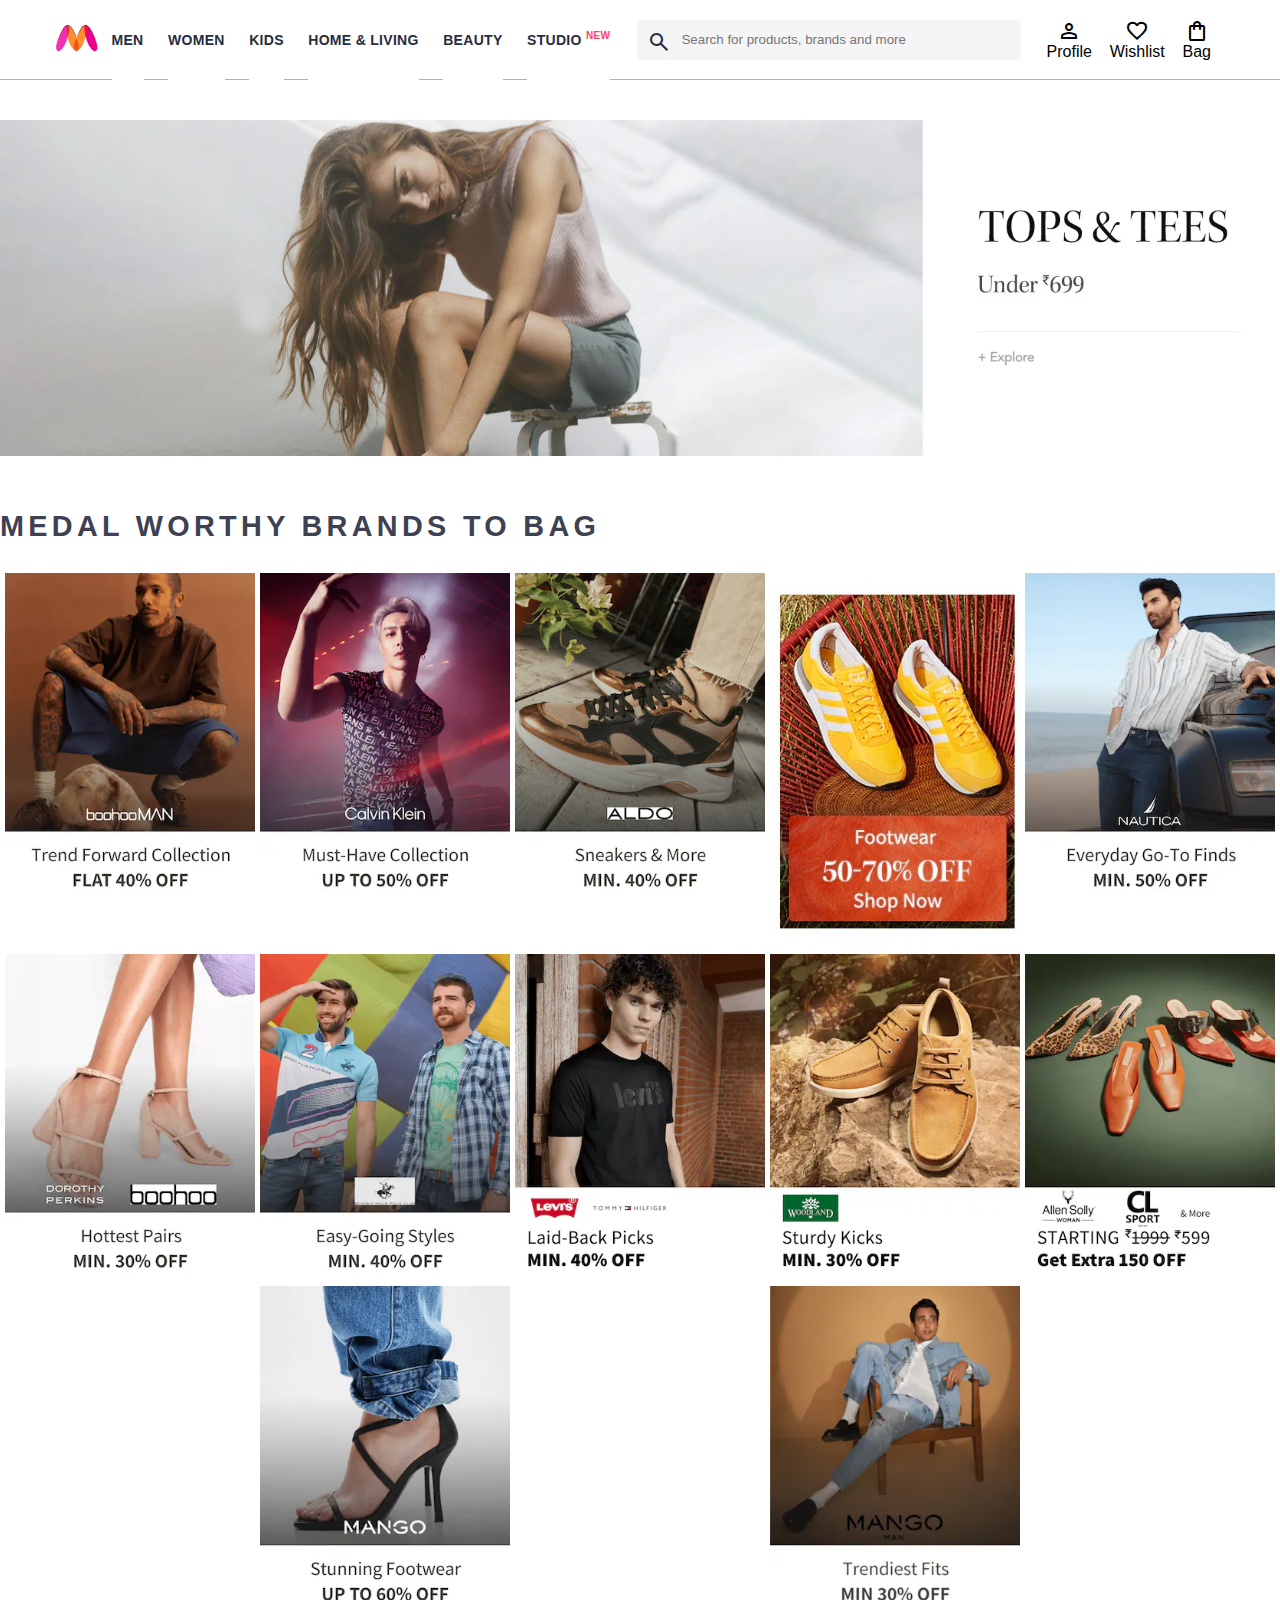
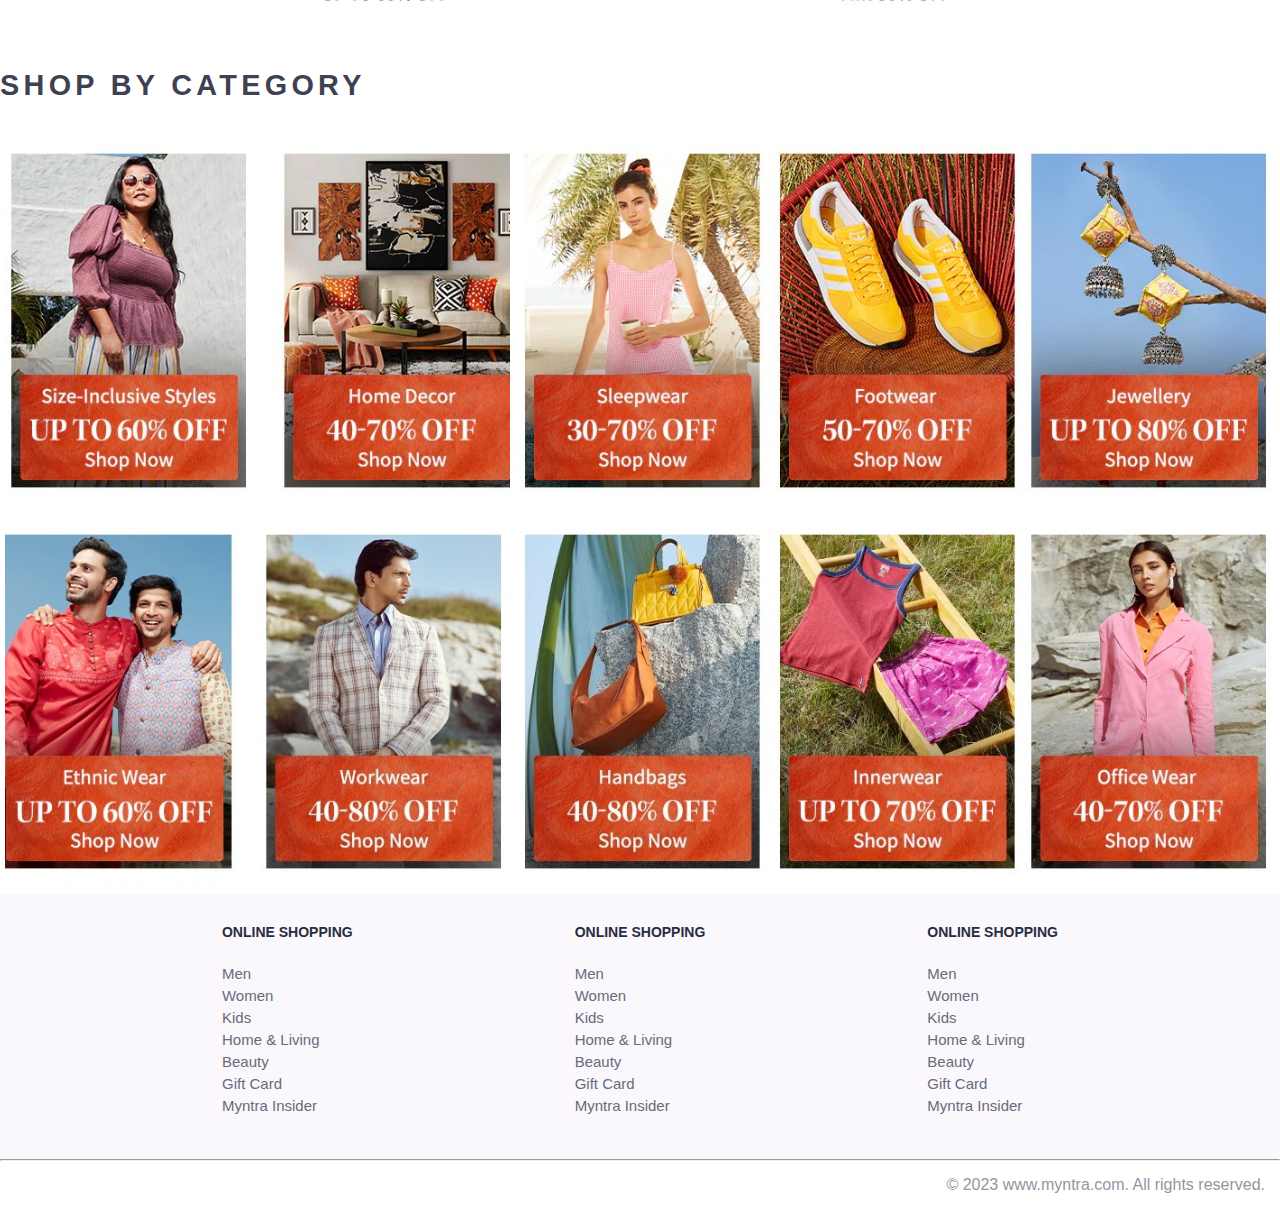
<file: Project 01/index.html>
<!DOCTYPE html>
<html lang="en">
<head>

    <title>Myntra Clone</title>
    <link rel="stylesheet" href="style.css">
    <link rel="stylesheet" href="https://fonts.googleapis.com/css2?family=Material+Symbols+Outlined:opsz,wght,FILL,GRAD@20..48,100..700,0..1,-50..200" />
    

</head>
<body>
    <header>
        <div class="logo_container">
            <a href="#"><img class="myntra_home" src="img/myntra_logo.webp" alt="Myntra Home"/></a>
        </div>

        <nav class="nav_bar">
            <a href="#">Men</a>
            <a href="#">Women</a>
            <a href="#">Kids</a>
            <a href="#">Home & Living</a>
            <a href="#">Beauty</a>
            <a href="#">Studio <sup>New</sup></a>
        </nav>

        <div class="search_bar">
            <span class="material-symbols-outlined search_icon">search</span>
            <input class="search_input" placeholder="Search for products, brands and more">
        </div>
        <div class="action_bar">
            <div class="action_container">
            <span class="material-symbols-outlined action_icon">person</span>
            <span class="action_name">Profile</span>
        </div>
            <div class="action_container">
            <span class="material-symbols-outlined action_icon">favorite</span>
            <span class="action_name">Wishlist</span>
        </div>
            <div class="action_container">
            <span class="material-symbols-outlined action-icon">shopping_bag</span>
            <span class="action_name">Bag</span>
        </div>
    </div>
    </header>
    <main>
   <div class="banner_container">
    <img class="banner_image" src="img/banner.jpg" alt="Main Banner">

   </div>
   <div class="category_heading">MEDAL WORTHY BRANDS TO BAG
   </div>
   <div class="category_items">
    <a href="#"><img class="sale" src="img/images/1.png"/></a>
    <a href="#"><img class="sale" src="img/images/2.png"/></a>
    <a href="#"><img class="sale" src="img/images/3.png"/></a>
    <a href="#"><img class="sale" src="img/images/4.jpg"/></a>
    <a href="#"><img class="sale" src="img/images/5.png"/></a>
    <a href="#"><img class="sale" src="img/images/6.png"/></a>
    <a href="#"><img class="sale" src="img/images/7.png"/></a>
    <a href="#"><img class="sale" src="img/images/8.png"/></a>
    <a href="#"><img class="sale" src="img/images/9.png"/></a>
    <a href="#"><img class="sale" src="img/images/10.png"/></a>
    <a href="#"><img class="sale" src="img/images/11.png"/></a>
    <a href="#"><img class="sale" src="img/images/12.png"/></a>
   </div>

    <div class="category_heading">SHOP BY CATEGORY
   </div>
   <div class="category_items">
    <a href="#"><img class="sale" src="img/categories/1.jpg"/></a>
    <a href="#"><img class="sale" src="img/categories/2.jpg"/></a>
    <a href="#"><img class="sale" src="img/categories/3.jpg"/></a>
    <a href="#"><img class="sale" src="img/categories/4.jpg"/></a>
    <a href="#"><img class="sale" src="img/categories/5.jpg"/></a>
    <a href="#"><img class="sale" src="img/categories/6.jpg"/></a>
    <a href="#"><img class="sale" src="img/categories/7.jpg"/></a>
    <a href="#"><img class="sale" src="img/categories/8.jpg"/></a>
    <a href="#"><img class="sale" src="img/categories/9.jpg"/></a>
    <a href="#"><img class="sale" src="img/categories/10.jpg"/></a>
</div>
   
</main>
    <footer>
    <div class="footer_container">
            <div class="footer_column">
                <h3>ONLINE SHOPPING</h3>

                <a href="#">Men</a>
                <a href="#">Women</a>
                <a href="#">Kids</a>
                <a href="#">Home & Living</a>
                <a href="#">Beauty</a>
                <a href="#">Gift Card</a>
                <a href="#">Myntra Insider</a>
            </div>

            <div class="footer_column">
                <h3>ONLINE SHOPPING</h3>

                <a href="#">Men</a>
                <a href="#">Women</a>
                <a href="#">Kids</a>
                <a href="#">Home & Living</a>
                <a href="#">Beauty</a>
                <a href="#">Gift Card</a>
                <a href="#">Myntra Insider</a>
            </div>

            <div class="footer_column">
                <h3>ONLINE SHOPPING</h3>

                <a href="#">Men</a>
                <a href="#">Women</a>
                <a href="#">Kids</a>
                <a href="#">Home & Living</a>
                <a href="#">Beauty</a>
                <a href="#">Gift Card</a>
                <a href="#">Myntra Insider</a>
            </div>
        </div>
        <hr>

        <div class="copyright">
            © 2023 www.myntra.com. All rights reserved.
        </div>
    </footer>
</body>
</html>
</file>
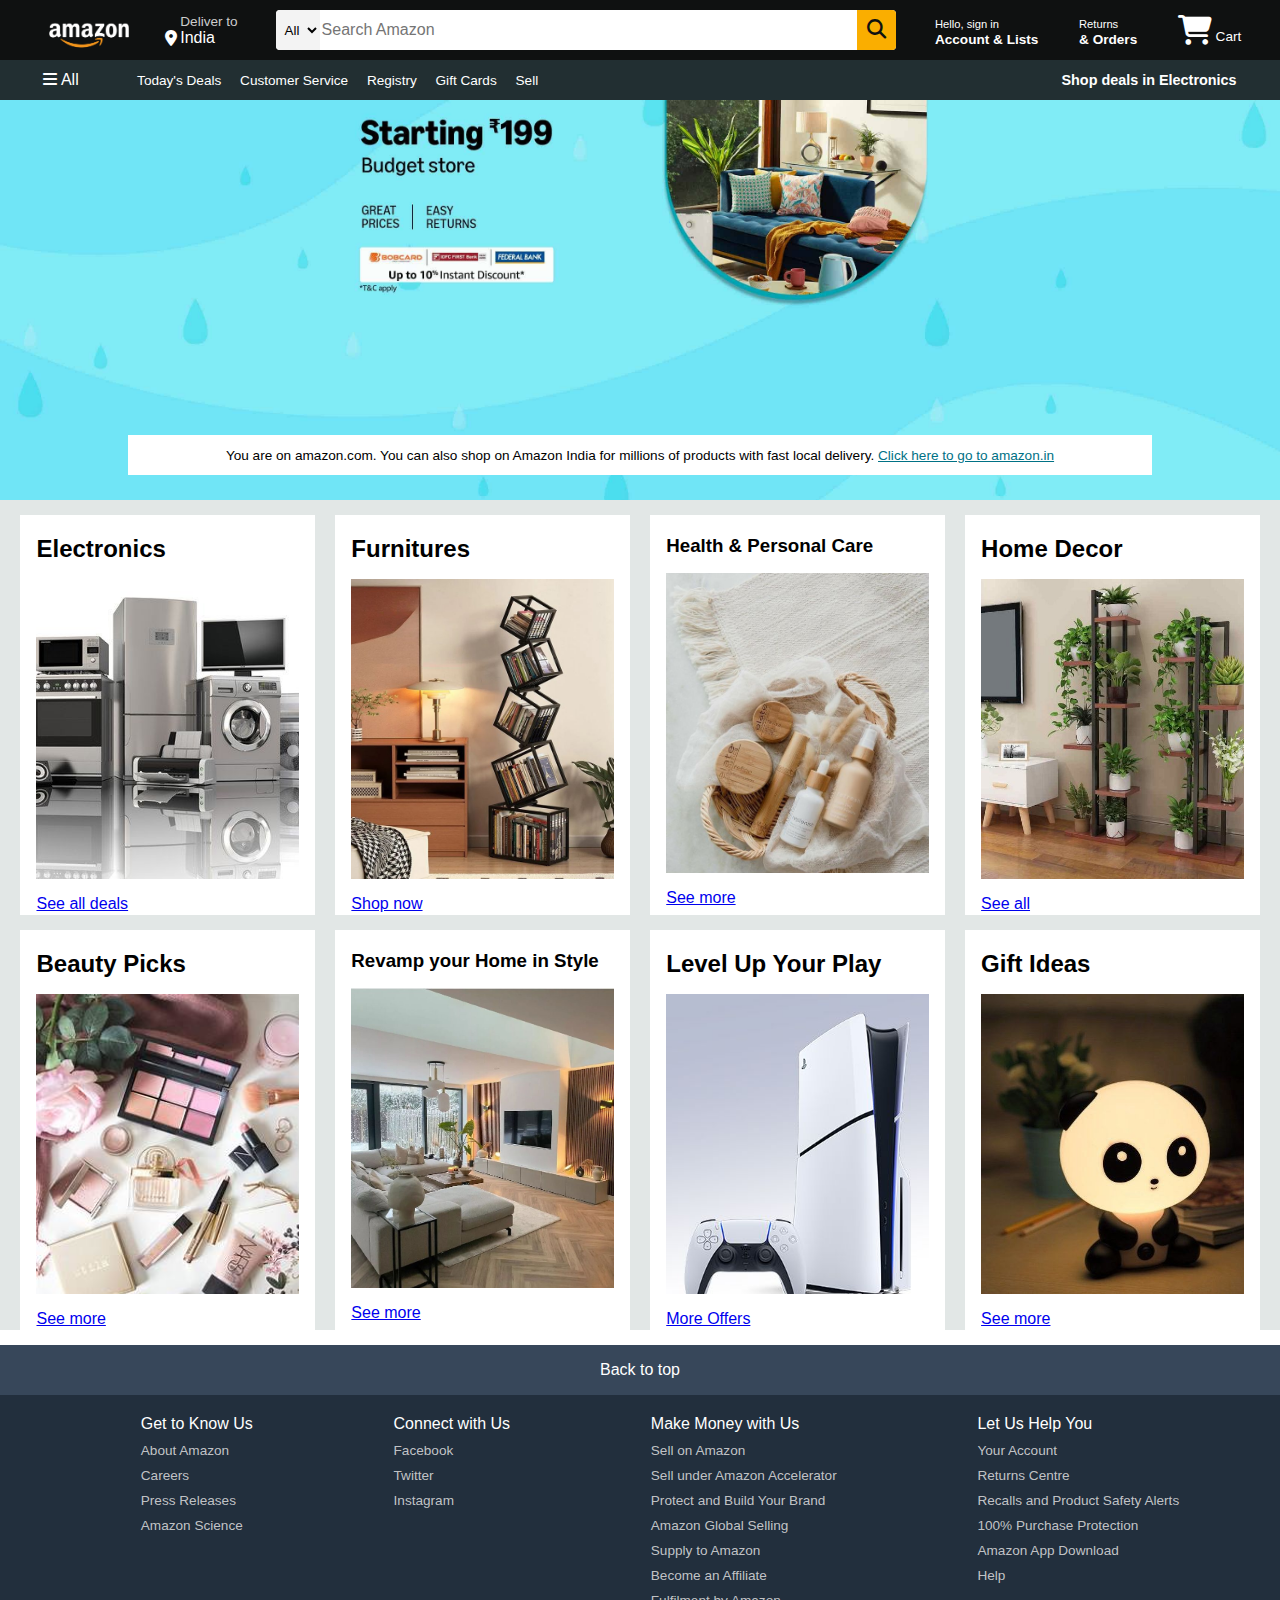
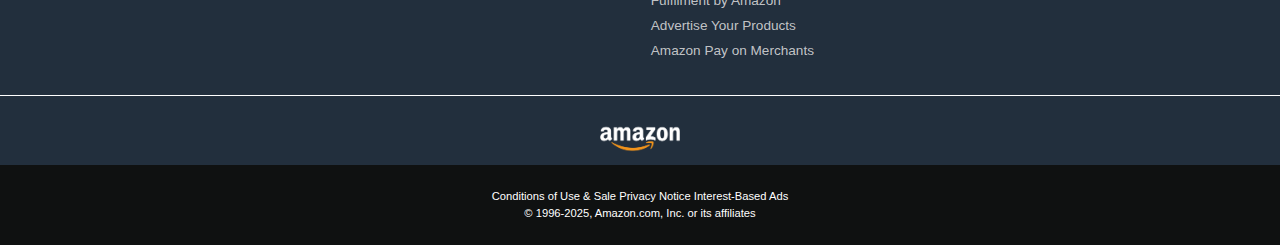
<file: Project 02/index.html>
<!DOCTYPE html>
<html lang="en">
<head>
    <meta charset="UTF-8">
    <meta name="viewport" content="width=device-width, initial-scale=1.0">
    <title>Amazon</title>
    <link rel="stylesheet" href="https://cdnjs.cloudflare.com/ajax/libs/font-awesome/6.7.2/css/all.min.css" integrity="sha512-Evv84Mr4kqVGRNSgIGL/F/aIDqQb7xQ2vcrdIwxfjThSH8CSR7PBEakCr51Ck+w+/U6swU2Im1vVX0SVk9ABhg==" crossorigin="anonymous" referrerpolicy="no-referrer" />
    <link rel="stylesheet" href="style.css">
</head>
<body>
     <header>
    
 <div class="navbar">
            <div class="nav-logo border">
                <div class="logo"></div>
            </div>

            <div class="nav-address border">
                <p class="add-first">Deliver to</p>
                <div class="add-icon">
                    <i class="fa-solid fa-location-dot"></i>
                    <p class="add-second">India</p>
                </div>
            </div>

            <div class="nav-search">
                <select class="search-select">
                    <option>All</option>
                </select>
                <input placeholder="Search Amazon" class="search-input" />
                <div class="search-icon">
                    <i class="fa-solid fa-magnifying-glass"></i>
                </div>
            </div>

            <div class="nav-signin border">
                <p><span>Hello, sign in</span></p>
                <p class="nav-second">Account & Lists</p>
            </div>
            <div class="nav-return border">
                <p><span>   Returns</span></p>
                <p class="nav-second">& Orders</p>
            </div>
            <div class="nav-cart border">
                <i class="fa-solid fa-cart-shopping"></i>

                Cart
            </div>
        </div>

          <div class="panel">
                <div class="panel-all">
                    <i class="fa-solid fa-bars"></i>
                    All
                </div>
                <div class="panel-ops">
                    <p>Today's Deals</p>
                    <p>Customer Service</p>
                    <p>Registry</p>
                    <p>Gift Cards</p>
                    <p>Sell</p>
                </div>
                 <div class="panel-deals">
                    Shop deals in Electronics
                 </div>   
            </div>
    </header>

    <div class="hero-section">
        <div class="hero-msg">
        <p>You are on amazon.com. You can also shop on Amazon India for millions of products with fast local delivery. 
            <a href="#">Click here to go to amazon.in</a>
        </p>
    </div>
</div>

<div class="shop-section">
    <div class="box">
       <div class="box-content">
         <h2>Electronics</h2>
        <div class="box-img" style="background-image: url('img/box1.jpg');"></div>
        <a href="#">See all deals</a>
       </div>
    </div>
    <div class="box">
        <div class="box-content">
         <h2>Furnitures</h2>
        <div class="box-img" style="background-image: url('img/box2.jpg');"></div>
        <a href="#">Shop now</a>
       </div>
    </div>
    <div class="box">
        <div class="box-content">
         <h3>Health & Personal Care</h3>
        <div class="box-img" style="background-image: url('img/box3.jpg');"></div>
        <a href="#">See more</a>
       </div>
    </div>
    <div class="box">
        <div class="box-content">
         <h2>Home Decor</h2>
        <div class="box-img" style="background-image: url('img/box4.jpg');"></div>
        <a href="#">See all</a>
       </div>
    </div>
     <div class="box">
       <div class="box-content">
         <h2>Beauty Picks</h2>
        <div class="box-img" style="background-image: url('img/box5.jpeg');"></div>
        <a href="#">See more</a>
       </div>
    </div>
    <div class="box">
        <div class="box-content">
         <h3>Revamp your Home in Style</h3>
        <div class="box-img" style="background-image: url('img/box6.jpg');"></div>
        <a href="#">See more</a>
       </div>
    </div>
    <div class="box">
        <div class="box-content">
         <h2>Level Up Your Play</h2>
        <div class="box-img" style="background-image: url('img/box7.jpg');"></div>
        <a href="#">More Offers</a>
       </div>
    </div>
    <div class="box">
        <div class="box-content">
         <h2>Gift Ideas</h2>
        <div class="box-img" style="background-image: url('img/box8.jpg');"></div>
        <a href="#">See more</a>
       </div>
    </div>
</div>
<footer>
    <div class="foot-panel1">
        Back to top
    </div>

    <div class="foot-panel2">
        <ul>
            <p>Get to Know Us</p>
            <a>About Amazon</a>
            <a>Careers</a>
            <a> Press Releases</a>
            <a>Amazon Science</a>
          
        </ul>
         <ul>
            <p>Connect with Us</p>
            <a>Facebook</a>
            <a>Twitter</a>
            <a> Instagram</a>
            
        </ul>
         <ul>
            <p>Make Money with Us</p>
            <a>Sell on Amazon</a>
            <a>Sell under Amazon Accelerator</a>
            <a>Protect and Build Your Brand</a>
            <a>Amazon Global Selling</a>
            <a>Supply to Amazon</a>
            <a>Become an Affiliate</a>
            <a>Fulfilment by Amazon</a>
            <a>Advertise Your Products</a>
            <a>Amazon Pay on Merchants</a>

          
        </ul>
         <ul>
            <p>Let Us Help You</p>
            <a>Your Account</a>
            <a>Returns Centre</a>
            <a>Recalls and Product Safety Alerts</a>
            <a>100% Purchase Protection</a>
            <a>Amazon App Download</a>
            <a>Help</a>
            
          
        </ul>
    </div>

    <div class="footpanel3">
        <div class="logo">
         </div>
    </div>

    <div class="foot-panel4">
        <div class="pages">
            <a>Conditions of Use & Sale</a>
            <a>Privacy Notice</a>
            <a>Interest-Based Ads</a>
            <div class="copyright">
                © 1996-2025, Amazon.com, Inc. or its affiliates
            </div>

        </div>
    </div>

    
</footer>

</body>
</html>
</file>
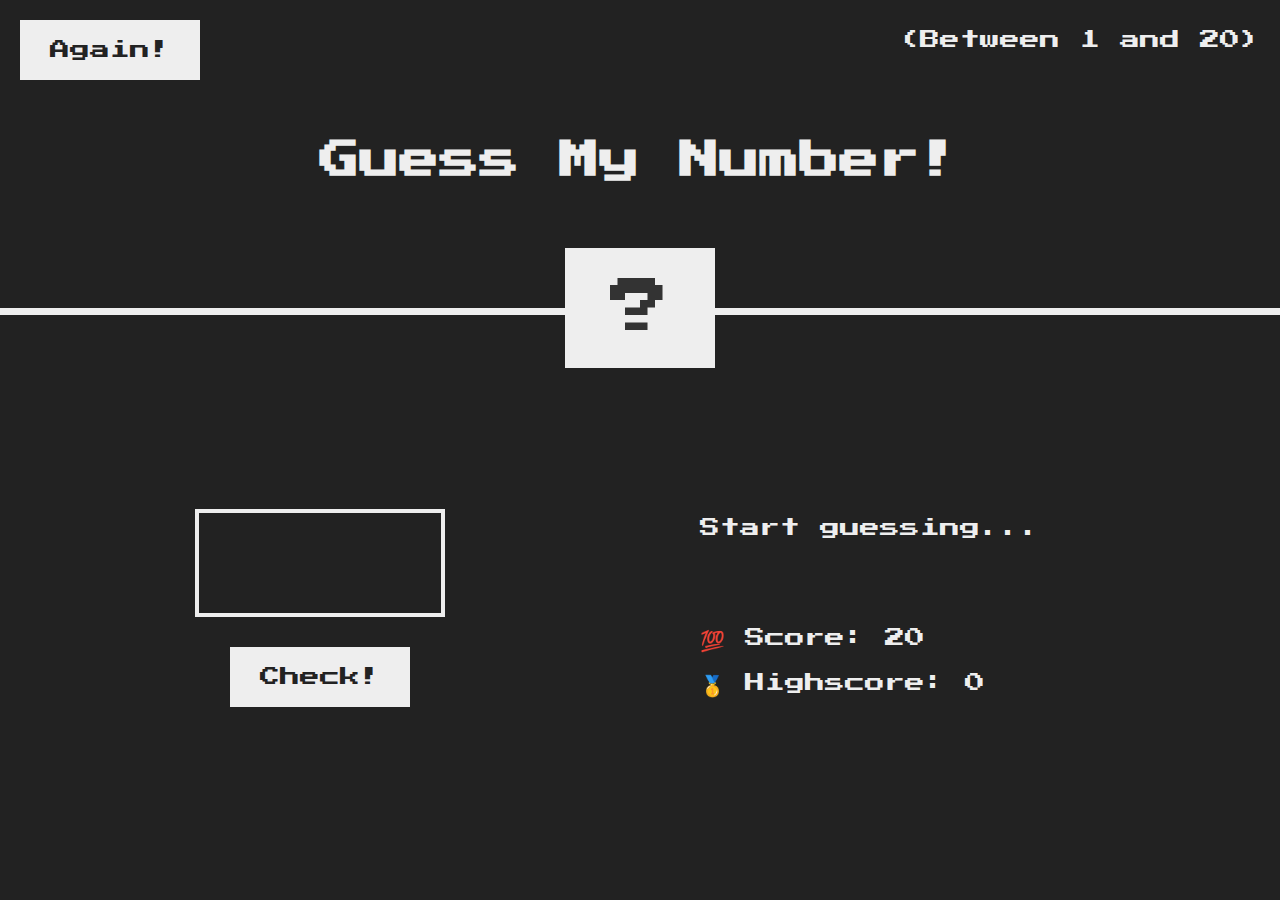
<file: Project_03 Guess My Number/index.html>
<!DOCTYPE html>
<html lang="en">
  <head>
    <meta charset="UTF-8" />
    <meta name="viewport" content="width=device-width, initial-scale=1.0" />
    <meta http-equiv="X-UA-Compatible" content="ie=edge" />
    <link rel="stylesheet" href="style.css" />
    <title>Guess My Number!</title>
  </head>
  <body>
    <header>
      <h1>Guess My Number!</h1>
      <p class="between">(Between 1 and 20)</p>
      <button class="btn again">Again!</button>
      <div class="number">?</div>
    </header>
    <main>
      <section class="left">
        <input type="number" class="guess" />
        <button class="btn check">Check!</button>
      </section>
      <section class="right">
        <p class="message">Start guessing...</p>
        <p class="label-score">💯 Score: <span class="score">20</span></p>
        <p class="label-highscore">
          🥇 Highscore: <span class="highscore">0</span>
        </p>
      </section>
    </main>
    <script src="script.js"></script>
  </body>
</html>
</file>
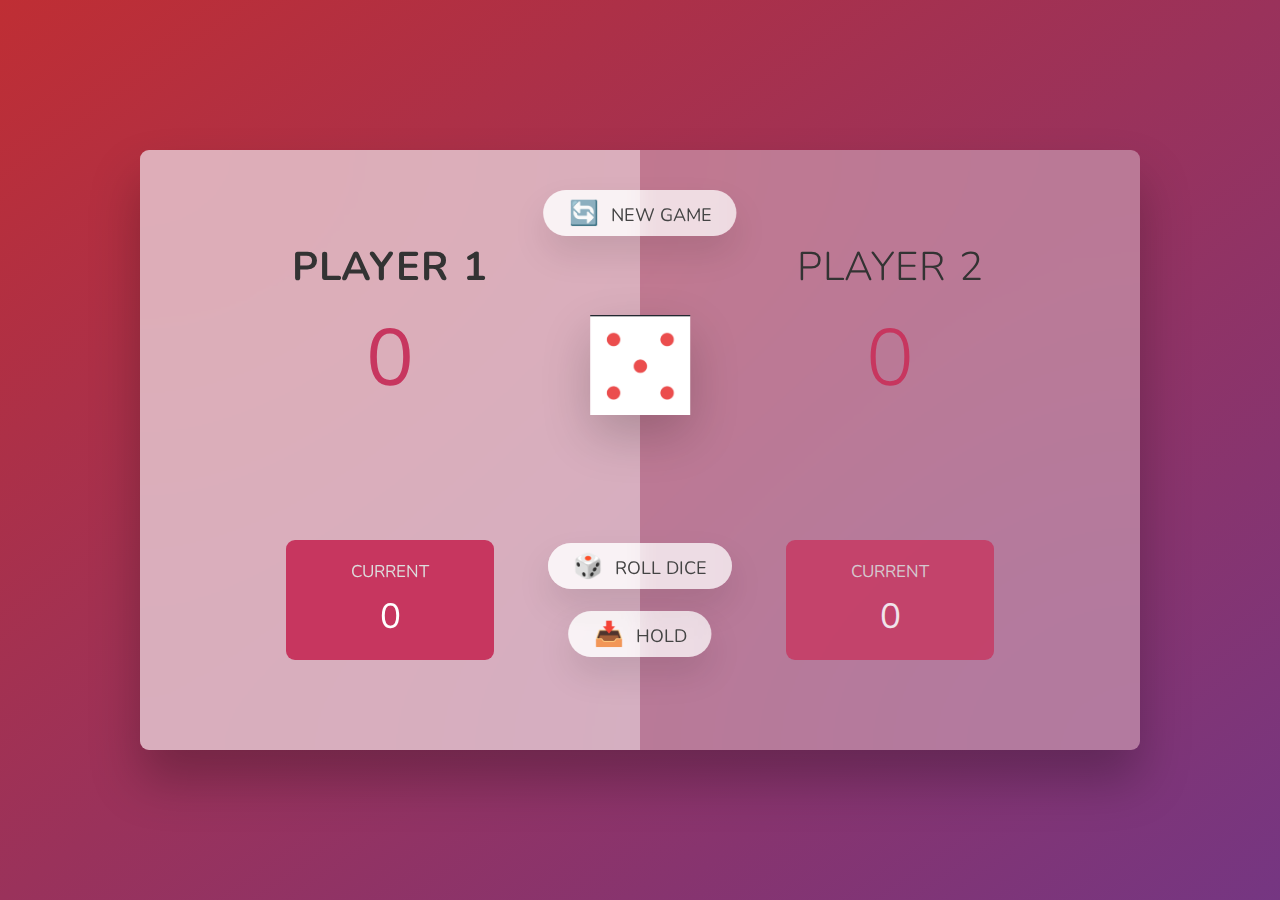
<file: Project_04 Pig Game/index.html>
<!DOCTYPE html>
<html lang="en">
  <head>
    <meta charset="UTF-8" />
    <meta name="viewport" content="width=device-width, initial-scale=1.0" />
    <meta http-equiv="X-UA-Compatible" content="ie=edge" />
    <link rel="stylesheet" href="style.css" />
    <title>Pig Game</title>
  </head>
  <body>
    <main>
      <section class="player player--0 player--active">
        <h2 class="name" id="name--0">Player 1</h2>
        <p class="score" id="score--0">43</p>
        <div class="current">
          <p class="current-label">Current</p>
          <p class="current-score" id="current--0">0</p>
        </div>
      </section>
      <section class="player player--1">
        <h2 class="name" id="name--1">Player 2</h2>
        <p class="score" id="score--1">24</p>
        <div class="current">
          <p class="current-label">Current</p>
          <p class="current-score" id="current--1">0</p>
        </div>
      </section>

      <img src="dice-5.png" alt="Playing dice" class="dice" />
      <button class="btn btn--new">🔄 New game</button>
      <button class="btn btn--roll">🎲 Roll dice</button>
      <button class="btn btn--hold">📥 Hold</button>
    </main>
    <script src="script.js"></script>
  </body>
</html>
</file>
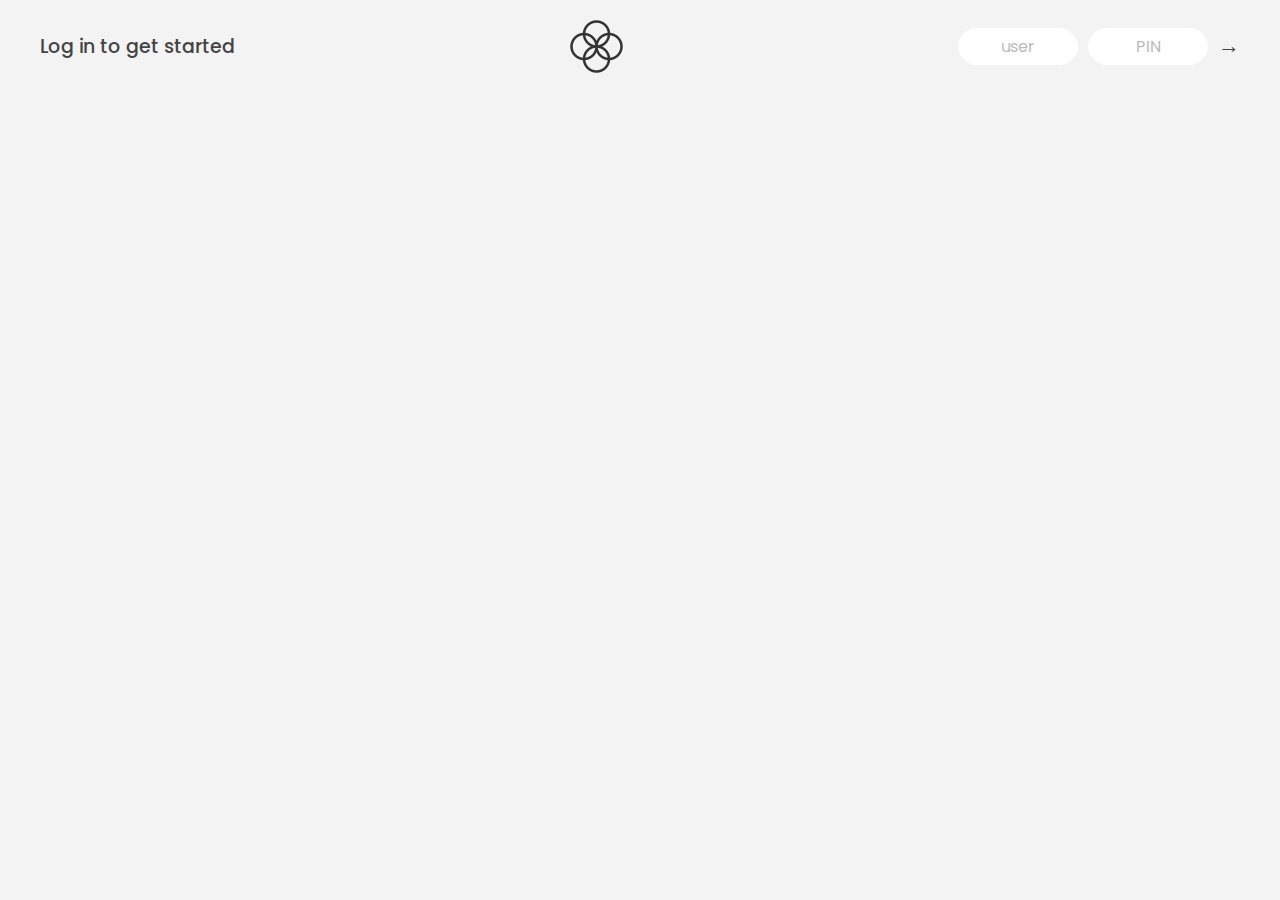
<file: Project_05 Array Bankist/index.html>
<!DOCTYPE html>
<html lang="en">
  <head>
    <meta charset="UTF-8" />
    <meta name="viewport" content="width=device-width, initial-scale=1.0" />
    <meta http-equiv="X-UA-Compatible" content="ie=edge" />
    <link rel="shortcut icon" type="image/png" href="/icon.png" />

    <link
      href="https://fonts.googleapis.com/css?family=Poppins:400,500,600&display=swap"
      rel="stylesheet"
    />

    <link rel="stylesheet" href="style.css" />
    <title>Bankist</title>
  </head>
  <body>
    <!-- TOP NAVIGATION -->
    <nav>
      <p class="welcome">Log in to get started</p>
      <img src="logo.png" alt="Logo" class="logo" />
      <form class="login">
        <input
          type="text"
          placeholder="user"
          class="login__input login__input--user"
        />
        <!-- In practice, use type="password" -->
        <input
          type="text"
          placeholder="PIN"
          maxlength="4"
          class="login__input login__input--pin"
        />
        <button class="login__btn">&rarr;</button>
      </form>
    </nav>

    <main class="app">
      <!-- BALANCE -->
      <div class="balance">
        <div>
          <p class="balance__label">Current balance</p>
          <p class="balance__date">
            As of <span class="date">05/03/2037</span>
          </p>
        </div>
        <p class="balance__value">0000€</p>
      </div>

      <!-- MOVEMENTS -->
      <div class="movements">
        <div class="movements__row">
          <div class="movements__type movements__type--deposit">2 deposit</div>
          <div class="movements__date">3 days ago</div>
          <div class="movements__value">4 000€</div>
        </div>
        <div class="movements__row">
          <div class="movements__type movements__type--withdrawal">
            1 withdrawal
          </div>
          <div class="movements__date">24/01/2037</div>
          <div class="movements__value">-378€</div>
        </div>
      </div>

      <!-- SUMMARY -->
      <div class="summary">
        <p class="summary__label">In</p>
        <p class="summary__value summary__value--in">0000€</p>
        <p class="summary__label">Out</p>
        <p class="summary__value summary__value--out">0000€</p>
        <p class="summary__label">Interest</p>
        <p class="summary__value summary__value--interest">0000€</p>
        <button class="btn--sort">&downarrow; SORT</button>
      </div>

      <!-- OPERATION: TRANSFERS -->
      <div class="operation operation--transfer">
        <h2>Transfer money</h2>
        <form class="form form--transfer">
          <input type="text" class="form__input form__input--to" />
          <input type="number" class="form__input form__input--amount" />
          <button class="form__btn form__btn--transfer">&rarr;</button>
          <label class="form__label">Transfer to</label>
          <label class="form__label">Amount</label>
        </form>
      </div>

      <!-- OPERATION: LOAN -->
      <div class="operation operation--loan">
        <h2>Request loan</h2>
        <form class="form form--loan">
          <input type="number" class="form__input form__input--loan-amount" />
          <button class="form__btn form__btn--loan">&rarr;</button>
          <label class="form__label form__label--loan">Amount</label>
        </form>
      </div>

      <!-- OPERATION: CLOSE -->
      <div class="operation operation--close">
        <h2>Close account</h2>
        <form class="form form--close">
          <input type="text" class="form__input form__input--user" />
          <input
            type="password"
            maxlength="6"
            class="form__input form__input--pin"
          />
          <button class="form__btn form__btn--close">&rarr;</button>
          <label class="form__label">Confirm user</label>
          <label class="form__label">Confirm PIN</label>
        </form>
      </div>

      <!-- LOGOUT TIMER -->
      <p class="logout-timer">
        You will be logged out in <span class="timer">05:00</span>
      </p>
    </main>

    <!-- <footer>
      &copy; by Jonas Schmedtmann. Don't claim as your own :)
    </footer> -->

    <script src="script.js"></script>
  </body>
</html>
</file>
<file: Project 01/style.css>
*{
    margin:0;
    padding: 0;
    font-family: Assistant,-apple-system,BlinkMacSystemFont,Segoe UI,Roboto,Helvetica,Arial,sans-serif;
    box-sizing: border-box;
}
header{
    display:flex;
    background-color: #ffffff;
    height: 80px;
    justify-content: space-between;
    align-items: center;
    border-bottom: 1px solid #b6b1b1;

}
.myntra_home{
    height: 36px;
    width: 53px;
}
.logo_container{
    margin-left: 4%;
}
.action_bar{
    margin-right: 4%;
}
.nav_bar{
    nav_bar{
        display: flex;
        min-width: 500px;
        justify-content: space-evenly;
    }
}
.nav_bar a {
    font-size: 14px;
    letter-spacing: .3px;
    color: #282c3f;
    font-weight:700 ;
    text-transform: uppercase;
    text-decoration: none;
    margin-right: 20px;
    padding: 28px 0;
    border-bottom: 5px solid #ffffff;

   

}
.nav_bar a:hover{
    border-bottom: 4px solid #f54e77;
}
.nav_bar a sup{
    color: #ff3f6c;
    font-size: 10px;

}

.search_bar{
    height: 40px;
    min-width: 200px;
    width: 30%;
    display: flex;
    align-items:center;

}

.search_icon{
    box-sizing: content-box;
    height: 20px;
    padding: 10px;
    background-color: #f5f5f6;
    color: #282c3f;
    font-weight: 300;
    border-radius: 4px 0 0 4px;


}
.search_input{
  color:  #696e79;
  background-color: #f5f5f6;
 flex-grow: 1;
 height: 40px;
 border: 0;
 border-radius: 0 4px  4px 0;
}

.action_bar{
    display: flex;
    min-width: 200px;
    justify-content: space-evenly;
}
.action_container {
    display: flex;
    flex-direction: column;
    align-items: center;
}


/*Main section*/
.banner_container{
    margin: 40px 0;
}

.banner_image{
    width: 100%;
}

.category_heading {
  text-transform: uppercase;
  color: #3e4152;
  letter-spacing: .15em;
  font-size: 1.8em;
  margin: 50px 0 30px;
  max-height: 5em;
  font-weight: 700;
}

.category_items{
    display: flex;
    flex-wrap: wrap;
    justify-content: space-evenly;
}

.sale{
    width: 250px;
}

.footer_container{
  padding: 30px 0px 40px 0px;
  background: #FAF8FC;
  display:flex;
  justify-content: space-evenly;

}

.footer_column {
  display: flex;
  flex-direction: column;
}

.footer_column h3 {
  color: #282c3f;
  font-size: 14px;
  margin-bottom: 25px;
}
.footer_column a {
  color: #696b79;
  font-size: 15px;
  text-decoration: none;
  padding-bottom: 5px;
}


.copyright {
  color: #94969f;
  text-align: end;
  padding: 15px;
}
</file>
<file: Project 02/style.css>
* {
    margin: 0;
    font-family: Arial;
    box-sizing: border-box;
}
.navbar {
    height: 60px;
    background-color: #0f1111;
    color: white;
    display: flex;
    align-items: center;
    justify-content: space-evenly;
}
.nav-logo {
    height: 80px;
    width: 90px;
}
.logo{
    background-image: url("amazon_logo.png");
    background-size: cover;
    background-repeat: no-repeat;
    height: 54.6px;
    width: 100%;
    margin-top: 15px;
}
.border {
    border: 2px solid transparent;
}
.border:hover {
    border: 2px solid white;
}

/**box 2**/
.add-first {
    color: #cccccc;
    font-size: 0.85rem;
    margin-left: 15px;
}
.add-second {
    font-size: 1rem;
    margin-left: 3px;
}
.add-icon {
    display: flex;
    align-items: center;
}
/**box3**/
.nav-search {
    display: flex;
    background-color: white;
    width: 620px;
    height: 40px;
    border-radius: 4px;
}
.search-select {
    background-color: #f3f3f3;
    width: 50px;
    text-align: center;
    border: none;
    border-top-left-radius: 4px;
    border-bottom-left-radius: 4px;
}

.search-input {
    width: 100%;
    font-size: 1rem;
    border: none;
}
.search-icon {
    width: 45px;
    display: flex;
    justify-content: center;
    align-items: center;
    font-size: 1.2rem;
    background-color: rgb(250, 174, 0);
    border-top-right-radius: 4px;
    border-bottom-right-radius: 4px;
    color: #0f1111;
}
/**box 4**/
.nav-search:hover {
    border: 2px solid orange;
}
span {
    font-size: 0.7rem;
}
.nav-second {
    font-size: 0.85rem;
    font-weight: 700;
}

/*box 6*/
.nav-cart i {
    font-size: 30px;  
}
.nav-cart{
    font-size: 0.85rem;


}

/**panel**/
.panel{
    height: 40px;
    background-color: #222f32;
    display: flex;
    color:white;
    align-items: center;
    justify-content: space-evenly;

}

.panel-ops p{
    display:inline;
    margin-left: 15px;

}
.panel-ops{
    width: 70%;
    font-size: 0.85rem;

}
.panel-deals{
    font-size: 0.9rem;
    font-weight: 700;
}

/**hero-section**/
.hero-section{
    background-image: url("banner.jpg");
    background-size: cover;
    height: 400px;
    display: flex;
    justify-content: center;
    align-items: flex-end;


}

.hero-msg {
    background-color: white;
    color: black;
    height: 40px;
    display: flex;
    align-items: center;
    justify-content: center;
    font-size: 0.85rem;
    width: 80%;
    margin-bottom: 25px;
}

.hero-msg a {
    color: #007185;
}

/*shop-section*/
.shop-section{
    display:flex;
    flex-wrap: wrap;
    justify-content: space-evenly;
    background-color: #e2e7e6;
}
.box {
    /*border: 2px solid black;*/
    height: 400px;
    width: 23%;
    background-color: white;
    padding: 20px 0px 15px;
    margin-top: 15px;


}

.box-img{
    height: 300px;
    background-size: cover;
    margin-top: 1rem;
    margin-bottom: 1rem;
}
.box-content{
    margin-left: 1rem;
    margin-right: 1rem;

}

/**footer**/
footer{
    margin-top: 15px;

}
.foot-panel1 {
    background-color: #37475a;
    color: white;
    height: 50px;
    display:flex;
    justify-content:center;
    align-items: center;
    font-size: 0.85 rem;

}

.foot-panel2
{
    background-color: #222f3d;
    color: white;
    height:300px;
    display:flex;
    justify-content: space-evenly ;

}
ul{
    margin-top: 20px;
}
ul a{
    display: block;
    font-size: 0.85rem;
    margin-top: 10px;
    color: #dddd
} 

.footpanel3
{
    background-color: #222f3d;
    color: white;
    border-top: 0.5px solid white;
    height:70px;
    display:flex;
    justify-content: center;
    align-items: center;
}

.logo {
     background-image: url("amazon_logo.png");
    background-size: cover;
    background-repeat: no-repeat;
    height: 54.6px;
   width:100px;
    margin-top:15px;

}
.foot-panel4{
    background-color: #0f1111;
    color: white;
    height: 80px;
    font-size: 0.7rem;
    text-align: center;
}

.pages{
    padding-top: 25px;
}

.copyright{
    padding-top: 5px;
    
}
</file>
<file: Project_03 Guess My Number/style.css>
@import url('https://fonts.googleapis.com/css?family=Press+Start+2P&display=swap');

* {
  margin: 0;
  padding: 0;
  box-sizing: inherit;
}

html {
  font-size: 62.5%;
  box-sizing: border-box;
}

body {
  font-family: 'Press Start 2P', sans-serif;
  color: #eee;
  background-color: #222;
  /* background-color: #60b347; */
}

/* LAYOUT */
header {
  position: relative;
  height: 35vh;
  border-bottom: 7px solid #eee;
}

main {
  height: 65vh;
  color: #eee;
  display: flex;
  align-items: center;
  justify-content: space-around;
}

.left {
  width: 52rem;
  display: flex;
  flex-direction: column;
  align-items: center;
}

.right {
  width: 52rem;
  font-size: 2rem;
}

/* ELEMENTS STYLE */
h1 {
  font-size: 4rem;
  text-align: center;
  position: absolute;
  width: 100%;
  top: 52%;
  left: 50%;
  transform: translate(-50%, -50%);
}

.number {
  background: #eee;
  color: #333;
  font-size: 6rem;
  width: 15rem;
  padding: 3rem 0rem;
  text-align: center;
  position: absolute;
  bottom: 0;
  left: 50%;
  transform: translate(-50%, 50%);
}

.between {
  font-size: 2rem;
  position: absolute;
  top: 3rem;
  right: 2rem;
}

.again {
  position: absolute;
  top: 2rem;
  left: 2rem;
}

.guess {
  background: none;
  border: 4px solid #eee;
  font-family: inherit;
  color: inherit;
  font-size: 5rem;
  padding: 2.5rem;
  width: 25rem;
  text-align: center;
  display: block;
  margin-bottom: 3rem;
}

.btn {
  border: none;
  background-color: #eee;
  color: #222;
  font-size: 2rem;
  font-family: inherit;
  padding: 2rem 3rem;
  cursor: pointer;
}

.btn:hover {
  background-color: #ccc;
}

.message {
  margin-bottom: 8rem;
  height: 3rem;
}

.label-score {
  margin-bottom: 2rem;
}
</file>
<file: Project_04 Pig Game/style.css>
@import url('https://fonts.googleapis.com/css2?family=Nunito&display=swap');

* {
  margin: 0;
  padding: 0;
  box-sizing: inherit;
}

html {
  font-size: 62.5%;
  box-sizing: border-box;
}

body {
  font-family: 'Nunito', sans-serif;
  font-weight: 400;
  height: 100vh;
  color: #333;
  background-image: linear-gradient(to top left, #753682 0%, #bf2e34 100%);
  display: flex;
  align-items: center;
  justify-content: center;
}

/* LAYOUT */
main {
  position: relative;
  width: 100rem;
  height: 60rem;
  background-color: rgba(255, 255, 255, 0.35);
  backdrop-filter: blur(200px);
  filter: blur();
  box-shadow: 0 3rem 5rem rgba(0, 0, 0, 0.25);
  border-radius: 9px;
  overflow: hidden;
  display: flex;
}

.player {
  flex: 50%;
  padding: 9rem;
  display: flex;
  flex-direction: column;
  align-items: center;
  transition: all 0.75s;
}

/* ELEMENTS */
.name {
  position: relative;
  font-size: 4rem;
  text-transform: uppercase;
  letter-spacing: 1px;
  word-spacing: 2px;
  font-weight: 300;
  margin-bottom: 1rem;
}

.score {
  font-size: 8rem;
  font-weight: 300;
  color: #c7365f;
  margin-bottom: auto;
}

.player--active {
  background-color: rgba(255, 255, 255, 0.4);
}
.player--active .name {
  font-weight: 700;
}
.player--active .score {
  font-weight: 400;
}

.player--active .current {
  opacity: 1;
}

.current {
  background-color: #c7365f;
  opacity: 0.8;
  border-radius: 9px;
  color: #fff;
  width: 65%;
  padding: 2rem;
  text-align: center;
  transition: all 0.75s;
}

.current-label {
  text-transform: uppercase;
  margin-bottom: 1rem;
  font-size: 1.7rem;
  color: #ddd;
}

.current-score {
  font-size: 3.5rem;
}

/* ABSOLUTE POSITIONED ELEMENTS */
.btn {
  position: absolute;
  left: 50%;
  transform: translateX(-50%);
  color: #444;
  background: none;
  border: none;
  font-family: inherit;
  font-size: 1.8rem;
  text-transform: uppercase;
  cursor: pointer;
  font-weight: 400;
  transition: all 0.2s;

  background-color: white;
  background-color: rgba(255, 255, 255, 0.6);
  backdrop-filter: blur(10px);

  padding: 0.7rem 2.5rem;
  border-radius: 50rem;
  box-shadow: 0 1.75rem 3.5rem rgba(0, 0, 0, 0.1);
}

.btn::first-letter {
  font-size: 2.4rem;
  display: inline-block;
  margin-right: 0.7rem;
}

.btn--new {
  top: 4rem;
}
.btn--roll {
  top: 39.3rem;
}
.btn--hold {
  top: 46.1rem;
}

.btn:active {
  transform: translate(-50%, 3px);
  box-shadow: 0 1rem 2rem rgba(0, 0, 0, 0.15);
}

.btn:focus {
  outline: none;
}

.dice {
  position: absolute;
  left: 50%;
  top: 16.5rem;
  transform: translateX(-50%);
  height: 10rem;
  box-shadow: 0 2rem 5rem rgba(0, 0, 0, 0.2);
}

.player--winner {
  background-color: #2f2f2f;
}

.player--winner .name {
  font-weight: 700;
  color: #c7365f;
}
</file>
<file: Project_05 Array Bankist/style.css>
/*
 * Use this CSS to learn some intersting techniques,
 * in case you're wondering how I built the UI.
 * Have fun! 😁
 */

* {
  margin: 0;
  padding: 0;
  box-sizing: inherit;
}

html {
  font-size: 62.5%;
  box-sizing: border-box;
}

body {
  font-family: "Poppins", sans-serif;
  color: #444;
  background-color: #f3f3f3;
  height: 100vh;
  padding: 2rem;
}

nav {
  display: flex;
  justify-content: space-between;
  align-items: center;
  padding: 0 2rem;
}

.welcome {
  font-size: 1.9rem;
  font-weight: 500;
}

.logo {
  height: 5.25rem;
}

.login {
  display: flex;
}

.login__input {
  border: none;
  padding: 0.5rem 2rem;
  font-size: 1.6rem;
  font-family: inherit;
  text-align: center;
  width: 12rem;
  border-radius: 10rem;
  margin-right: 1rem;
  color: inherit;
  border: 1px solid #fff;
  transition: all 0.3s;
}

.login__input:focus {
  outline: none;
  border: 1px solid #ccc;
}

.login__input::placeholder {
  color: #bbb;
}

.login__btn {
  border: none;
  background: none;
  font-size: 2.2rem;
  color: inherit;
  cursor: pointer;
  transition: all 0.3s;
}

.login__btn:hover,
.login__btn:focus,
.btn--sort:hover,
.btn--sort:focus {
  outline: none;
  color: #777;
}

/* MAIN */
.app {
  position: relative;
  max-width: 100rem;
  margin: 4rem auto;
  display: grid;
  grid-template-columns: 4fr 3fr;
  grid-template-rows: auto repeat(3, 15rem) auto;
  gap: 2rem;

  /* NOTE This creates the fade in/out anumation */
  opacity: 0;
  transition: all 1s;
}

.balance {
  grid-column: 1 / span 2;
  display: flex;
  align-items: flex-end;
  justify-content: space-between;
  margin-bottom: 2rem;
}

.balance__label {
  font-size: 2.2rem;
  font-weight: 500;
  margin-bottom: -0.2rem;
}

.balance__date {
  font-size: 1.4rem;
  color: #888;
}

.balance__value {
  font-size: 4.5rem;
  font-weight: 400;
}

/* MOVEMENTS */
.movements {
  grid-row: 2 / span 3;
  background-color: #fff;
  border-radius: 1rem;
  overflow: scroll;
}

.movements__row {
  padding: 2.25rem 4rem;
  display: flex;
  align-items: center;
  border-bottom: 1px solid #eee;
}

.movements__type {
  font-size: 1.1rem;
  text-transform: uppercase;
  font-weight: 500;
  color: #fff;
  padding: 0.1rem 1rem;
  border-radius: 10rem;
  margin-right: 2rem;
}

.movements__date {
  font-size: 1.1rem;
  text-transform: uppercase;
  font-weight: 500;
  color: #666;
}

.movements__type--deposit {
  background-image: linear-gradient(to top left, #39b385, #9be15d);
}

.movements__type--withdrawal {
  background-image: linear-gradient(to top left, #e52a5a, #ff585f);
}

.movements__value {
  font-size: 1.7rem;
  margin-left: auto;
}

/* SUMMARY */
.summary {
  grid-row: 5 / 6;
  display: flex;
  align-items: baseline;
  padding: 0 0.3rem;
  margin-top: 1rem;
}

.summary__label {
  font-size: 1.2rem;
  font-weight: 500;
  text-transform: uppercase;
  margin-right: 0.8rem;
}

.summary__value {
  font-size: 2.2rem;
  margin-right: 2.5rem;
}

.summary__value--in,
.summary__value--interest {
  color: #66c873;
}

.summary__value--out {
  color: #f5465d;
}

.btn--sort {
  margin-left: auto;
  border: none;
  background: none;
  font-size: 1.3rem;
  font-weight: 500;
  cursor: pointer;
}

/* OPERATIONS */
.operation {
  border-radius: 1rem;
  padding: 3rem 4rem;
  color: #333;
}

.operation--transfer {
  background-image: linear-gradient(to top left, #ffb003, #ffcb03);
}

.operation--loan {
  background-image: linear-gradient(to top left, #39b385, #9be15d);
}

.operation--close {
  background-image: linear-gradient(to top left, #e52a5a, #ff585f);
}

h2 {
  margin-bottom: 1.5rem;
  font-size: 1.7rem;
  font-weight: 600;
  color: #333;
}

.form {
  display: grid;
  grid-template-columns: 2.5fr 2.5fr 1fr;
  grid-template-rows: auto auto;
  gap: 0.4rem 1rem;
}

/* Exceptions for interst */
.form.form--loan {
  grid-template-columns: 2.5fr 1fr 2.5fr;
}
.form__label--loan {
  grid-row: 2;
}
/* End exceptions */

.form__input {
  width: 100%;
  border: none;
  background-color: rgba(255, 255, 255, 0.4);
  font-family: inherit;
  font-size: 1.5rem;
  text-align: center;
  color: #333;
  padding: 0.3rem 1rem;
  border-radius: 0.7rem;
  transition: all 0.3s;
}

.form__input:focus {
  outline: none;
  background-color: rgba(255, 255, 255, 0.6);
}

.form__label {
  font-size: 1.3rem;
  text-align: center;
}

.form__btn {
  border: none;
  border-radius: 0.7rem;
  font-size: 1.8rem;
  background-color: #fff;
  cursor: pointer;
  transition: all 0.3s;
}

.form__btn:focus {
  outline: none;
  background-color: rgba(255, 255, 255, 0.8);
}

.logout-timer {
  padding: 0 0.3rem;
  margin-top: 1.9rem;
  text-align: right;
  font-size: 1.25rem;
}

.timer {
  font-weight: 600;
}
</file>
